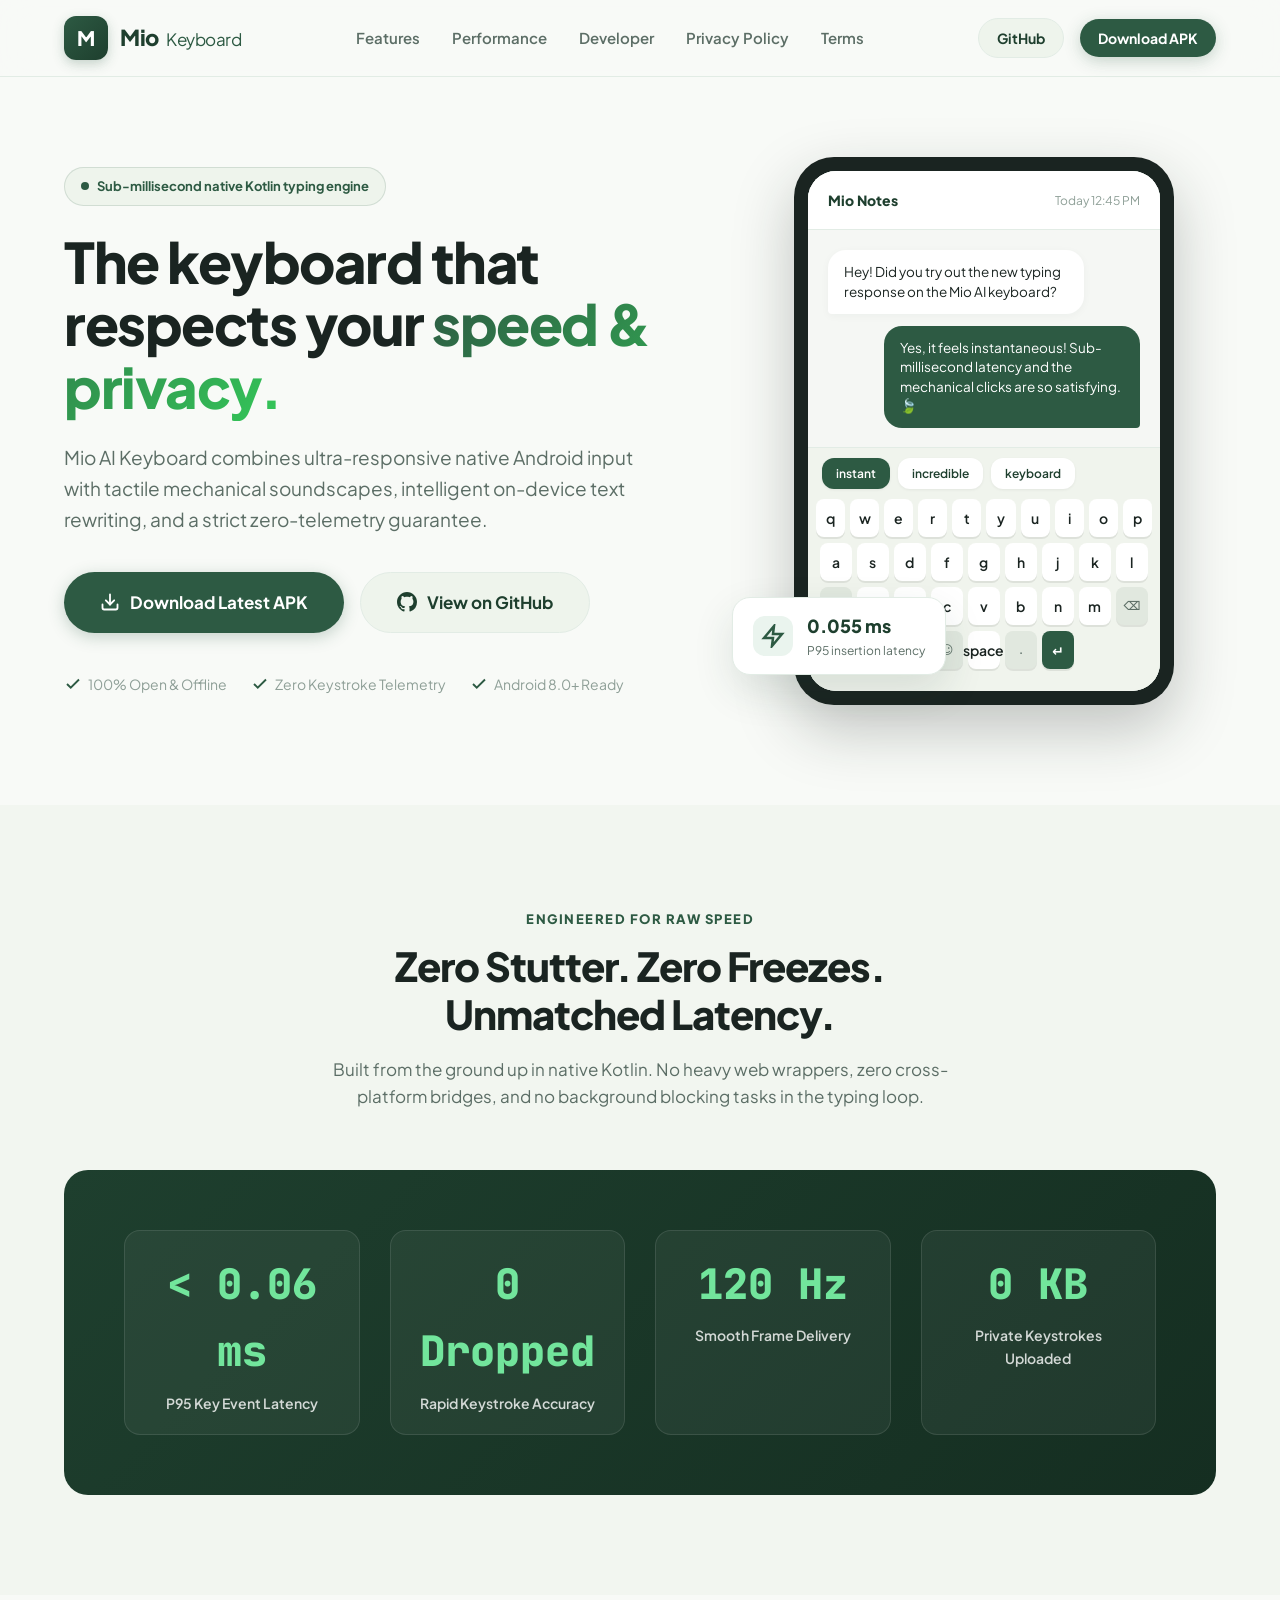
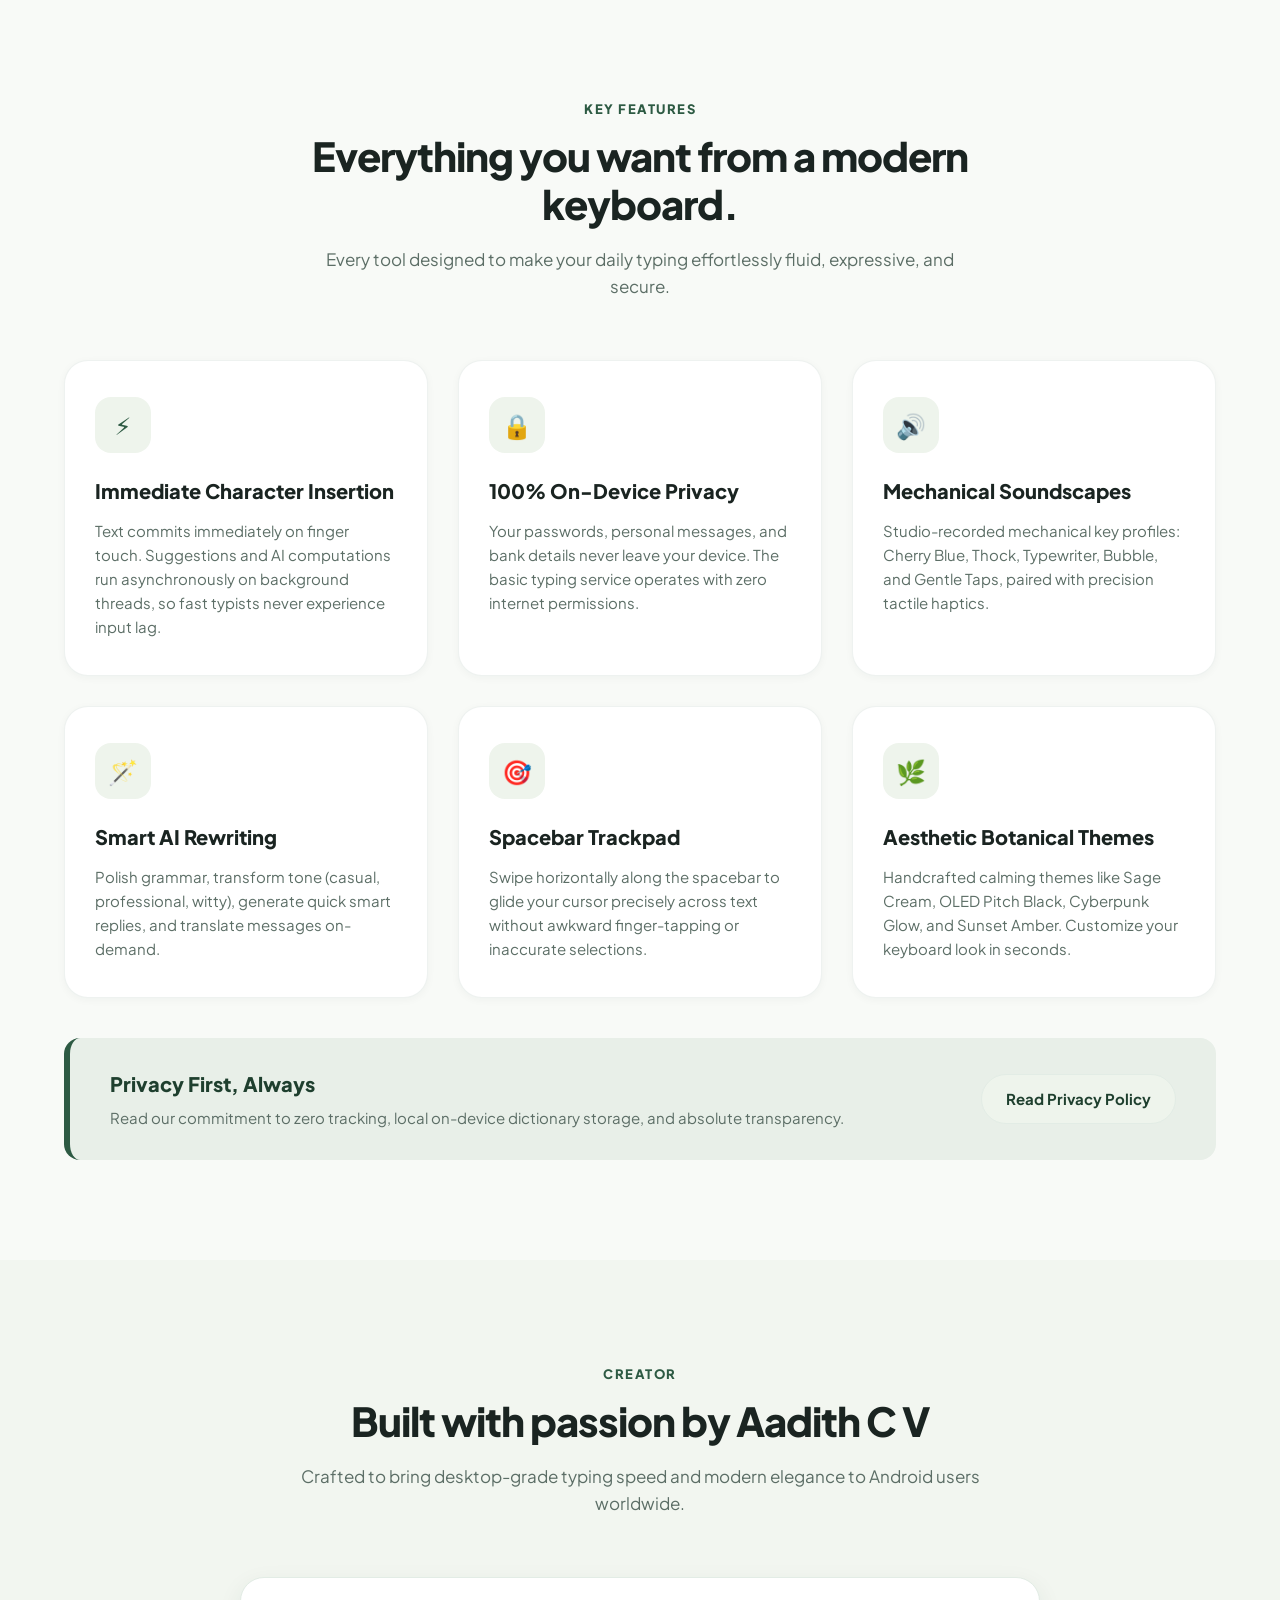
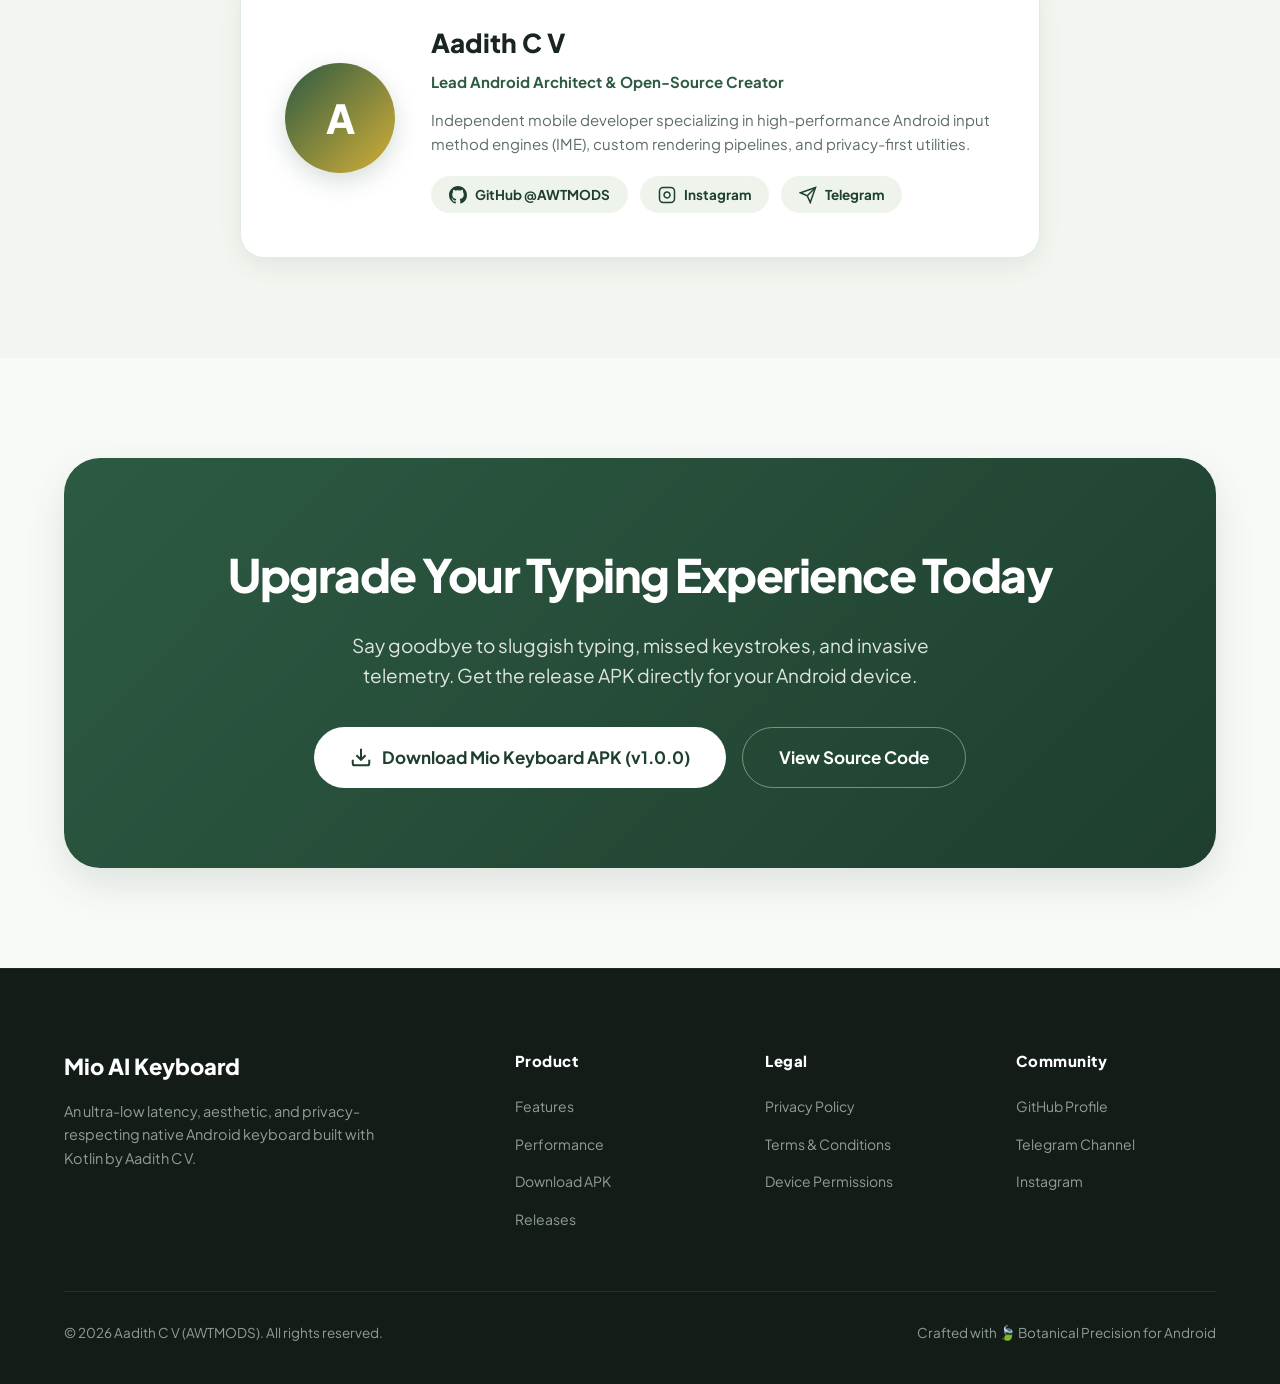
<file: index.html>
<!DOCTYPE html>
<html lang="en">
<head>
  <meta charset="UTF-8">
  <meta name="viewport" content="width=device-width, initial-scale=1.0">
  <title>Mio AI Keyboard — Fast, Private & Intelligent Android Keyboard</title>
  <meta name="description" content="Experience instant, sub-millisecond typing, on-device AI rewriting, mechanical keyboard acoustics, and absolute offline privacy with Mio AI Keyboard for Android.">
  <meta name="keywords" content="Mio AI Keyboard, Android Keyboard, Private IME, Fast Android Keyboard, Mechanical Keyboard Sound, On-device AI Keyboard, Aadith C V, AWTMODS">
  
  <!-- Open Graph / Meta -->
  <meta property="og:title" content="Mio AI Keyboard — The Private, Fast & Intelligent Keyboard">
  <meta property="og:description" content="Engineered with native Kotlin for sub-millisecond typing, mechanical acoustics, and zero-telemetry offline privacy.">
  <meta property="og:type" content="website">
  <meta property="og:url" content="https://mio-ai-keyboard-website.vercel.app/">
  
  <!-- Fonts -->
  <link rel="preconnect" href="https://fonts.googleapis.com">
  <link rel="preconnect" href="https://fonts.gstatic.com" crossorigin>
  <link href="https://fonts.googleapis.com/css2?family=JetBrains+Mono:wght@500;700&family=Plus+Jakarta+Sans:wght@400;500;600;700;800;900&display=swap" rel="stylesheet">
  
  <link rel="stylesheet" href="style.css">
  <link rel="icon" href="data:image/svg+xml,<svg xmlns='http://www.w3.org/2000/svg' viewBox='0 0 100 100'><rect width='100' height='100' rx='25' fill='%232D5A43'/><text x='50%' y='55%' dominant-baseline='middle' text-anchor='middle' font-family='sans-serif' font-size='50' font-weight='bold' fill='%23FFFFFF'>M</text></svg>">
</head>
<body>

  <!-- Navigation Bar -->
  <header class="navbar">
    <div class="container nav-container">
      <a href="index.html" class="brand-logo">
        <div class="brand-icon">M</div>
        <div class="brand-text">Mio <span>Keyboard</span></div>
      </a>
      
      <ul class="nav-links">
        <li><a href="#features" class="nav-link">Features</a></li>
        <li><a href="#performance" class="nav-link">Performance</a></li>
        <li><a href="#developer" class="nav-link">Developer</a></li>
        <li><a href="privacy.html" class="nav-link">Privacy Policy</a></li>
        <li><a href="terms.html" class="nav-link">Terms</a></li>
      </ul>

      <div class="nav-actions">
        <a href="https://github.com/AWTMODS/Mio-AI-Keyboard-Website/releases" target="_blank" rel="noopener" class="btn btn-secondary btn-sm">GitHub</a>
        <a href="#download" class="btn btn-primary btn-sm">Download APK</a>
      </div>
    </div>
  </header>

  <!-- Hero Section -->
  <section class="hero">
    <div class="container">
      <div class="hero-grid">
        <div class="hero-content">
          <div class="hero-badge">
            <span class="hero-badge-dot"></span>
            Sub-millisecond native Kotlin typing engine
          </div>
          
          <h1 class="hero-title">
            The keyboard that respects your <span class="highlight">speed & privacy.</span>
          </h1>
          
          <p class="hero-description">
            Mio AI Keyboard combines ultra-responsive native Android input with tactile mechanical soundscapes, intelligent on-device text rewriting, and a strict zero-telemetry guarantee.
          </p>
          
          <div class="hero-buttons">
            <a href="#download" class="btn btn-primary btn-lg">
              <svg width="20" height="20" viewBox="0 0 24 24" fill="none" stroke="currentColor" stroke-width="2.2" stroke-linecap="round" stroke-linejoin="round"><path d="M21 15v4a2 2 0 0 1-2 2H5a2 2 0 0 1-2-2v-4"/><polyline points="7 10 12 15 17 10"/><line x1="12" y1="15" x2="12" y2="3"/></svg>
              Download Latest APK
            </a>
            <a href="https://github.com/AWTMODS/Mio-AI-Keyboard-Website" target="_blank" rel="noopener" class="btn btn-secondary btn-lg">
              <svg width="20" height="20" viewBox="0 0 24 24" fill="currentColor"><path d="M12 0C5.37 0 0 5.37 0 12c0 5.31 3.435 9.795 8.205 11.385.6.105.825-.255.825-.57 0-.285-.015-1.23-.015-2.235-3.015.555-3.795-.735-4.035-1.41-.135-.345-.72-1.41-1.23-1.695-.42-.225-1.02-.78-.015-.795.945-.015 1.62.87 1.845 1.23 1.08 1.815 2.805 1.305 3.495.99.105-.78.42-1.305.765-1.605-2.67-.3-5.46-1.335-5.46-5.925 0-1.305.465-2.385 1.23-3.225-.12-.3-.54-1.53.12-3.18 0 0 1.005-.315 3.3 1.23.96-.27 1.98-.405 3-.405s2.04.135 3 .405c2.295-1.56 3.3-1.23 3.3-1.23.66 1.65.24 2.88.12 3.18.765.84 1.23 1.905 1.23 3.225 0 4.605-2.805 5.625-5.475 5.925.435.375.81 1.095.81 2.22 0 1.605-.015 2.895-.015 3.3 0 .315.225.69.825.57A12.02 12.02 0 0024 12c0-6.63-5.37-12-12-12z"/></svg>
              View on GitHub
            </a>
          </div>

          <div class="hero-meta">
            <div class="hero-meta-item">
              <svg width="18" height="18" viewBox="0 0 24 24" fill="none" stroke="#2D5A43" stroke-width="2.5"><polyline points="20 6 9 17 4 12"/></svg>
              <span>100% Open & Offline</span>
            </div>
            <div class="hero-meta-item">
              <svg width="18" height="18" viewBox="0 0 24 24" fill="none" stroke="#2D5A43" stroke-width="2.5"><polyline points="20 6 9 17 4 12"/></svg>
              <span>Zero Keystroke Telemetry</span>
            </div>
            <div class="hero-meta-item">
              <svg width="18" height="18" viewBox="0 0 24 24" fill="none" stroke="#2D5A43" stroke-width="2.5"><polyline points="20 6 9 17 4 12"/></svg>
              <span>Android 8.0+ Ready</span>
            </div>
          </div>
        </div>

        <!-- Phone Mockup Preview -->
        <div class="mockup-container">
          <div class="phone-card">
            <div class="phone-screen">
              <div class="mockup-app-bar">
                <span style="font-weight: 800; font-size: 14px; color: #1E3F2E;">Mio Notes</span>
                <span style="font-size: 12px; color: #8E9F97;">Today 12:45 PM</span>
              </div>
              <div class="mockup-chat">
                <div class="chat-bubble incoming">
                  Hey! Did you try out the new typing response on the Mio AI keyboard?
                </div>
                <div class="chat-bubble outgoing">
                  Yes, it feels instantaneous! Sub-millisecond latency and the mechanical clicks are so satisfying. 🍃
                </div>
              </div>

              <!-- Virtual Keyboard representation -->
              <div class="mockup-keyboard">
                <div class="mockup-suggestions">
                  <div class="mockup-chip active">instant</div>
                  <div class="mockup-chip">incredible</div>
                  <div class="mockup-chip">keyboard</div>
                </div>
                <div class="mockup-key-row">
                  <div class="mockup-key">q</div>
                  <div class="mockup-key">w</div>
                  <div class="mockup-key">e</div>
                  <div class="mockup-key">r</div>
                  <div class="mockup-key">t</div>
                  <div class="mockup-key">y</div>
                  <div class="mockup-key">u</div>
                  <div class="mockup-key">i</div>
                  <div class="mockup-key">o</div>
                  <div class="mockup-key">p</div>
                </div>
                <div class="mockup-key-row">
                  <div class="mockup-key">a</div>
                  <div class="mockup-key">s</div>
                  <div class="mockup-key">d</div>
                  <div class="mockup-key">f</div>
                  <div class="mockup-key">g</div>
                  <div class="mockup-key">h</div>
                  <div class="mockup-key">j</div>
                  <div class="mockup-key">k</div>
                  <div class="mockup-key">l</div>
                </div>
                <div class="mockup-key-row">
                  <div class="mockup-key special">⇧</div>
                  <div class="mockup-key">z</div>
                  <div class="mockup-key">x</div>
                  <div class="mockup-key">c</div>
                  <div class="mockup-key">v</div>
                  <div class="mockup-key">b</div>
                  <div class="mockup-key">n</div>
                  <div class="mockup-key">m</div>
                  <div class="mockup-key special">⌫</div>
                </div>
                <div class="mockup-key-row">
                  <div class="mockup-key special">?123</div>
                  <div class="mockup-key special">☺</div>
                  <div class="mockup-key space">space</div>
                  <div class="mockup-key special">.</div>
                  <div class="mockup-key enter">↵</div>
                </div>
              </div>
            </div>
          </div>

          <!-- Floating Performance Metric -->
          <div class="floating-stat">
            <div class="stat-icon">
              <svg width="24" height="24" viewBox="0 0 24 24" fill="none" stroke="currentColor" stroke-width="2.5"><polygon points="13 2 3 14 12 14 11 22 21 10 12 10 13 2"/></svg>
            </div>
            <div>
              <div class="stat-value">0.055 ms</div>
              <div class="stat-label">P95 insertion latency</div>
            </div>
          </div>
        </div>
      </div>
    </div>
  </section>

  <!-- Performance Highlights -->
  <section class="section section-alt" id="performance">
    <div class="container">
      <div class="section-header">
        <span class="section-tag">Engineered For Raw Speed</span>
        <h2 class="section-title">Zero Stutter. Zero Freezes. Unmatched Latency.</h2>
        <p class="section-desc">
          Built from the ground up in native Kotlin. No heavy web wrappers, zero cross-platform bridges, and no background blocking tasks in the typing loop.
        </p>
      </div>

      <div class="perf-box">
        <div class="perf-grid">
          <div class="perf-metric">
            <div class="perf-number">&lt; 0.06 ms</div>
            <div class="perf-label">P95 Key Event Latency</div>
          </div>
          <div class="perf-metric">
            <div class="perf-number">0 Dropped</div>
            <div class="perf-label">Rapid Keystroke Accuracy</div>
          </div>
          <div class="perf-metric">
            <div class="perf-number">120 Hz</div>
            <div class="perf-label">Smooth Frame Delivery</div>
          </div>
          <div class="perf-metric">
            <div class="perf-number">0 KB</div>
            <div class="perf-label">Private Keystrokes Uploaded</div>
          </div>
        </div>
      </div>
    </div>
  </section>

  <!-- Core Features -->
  <section class="section" id="features">
    <div class="container">
      <div class="section-header">
        <span class="section-tag">Key Features</span>
        <h2 class="section-title">Everything you want from a modern keyboard.</h2>
        <p class="section-desc">
          Every tool designed to make your daily typing effortlessly fluid, expressive, and secure.
        </p>
      </div>

      <div class="features-grid">
        <!-- Feature 1 -->
        <div class="feature-card">
          <div class="feature-icon-box">⚡</div>
          <h3 class="feature-title">Immediate Character Insertion</h3>
          <p class="feature-text">
            Text commits immediately on finger touch. Suggestions and AI computations run asynchronously on background threads, so fast typists never experience input lag.
          </p>
        </div>

        <!-- Feature 2 -->
        <div class="feature-card">
          <div class="feature-icon-box">🔒</div>
          <h3 class="feature-title">100% On-Device Privacy</h3>
          <p class="feature-text">
            Your passwords, personal messages, and bank details never leave your device. The basic typing service operates with zero internet permissions.
          </p>
        </div>

        <!-- Feature 3 -->
        <div class="feature-card">
          <div class="feature-icon-box">🔊</div>
          <h3 class="feature-title">Mechanical Soundscapes</h3>
          <p class="feature-text">
            Studio-recorded mechanical key profiles: Cherry Blue, Thock, Typewriter, Bubble, and Gentle Taps, paired with precision tactile haptics.
          </p>
        </div>

        <!-- Feature 4 -->
        <div class="feature-card">
          <div class="feature-icon-box">🪄</div>
          <h3 class="feature-title">Smart AI Rewriting</h3>
          <p class="feature-text">
            Polish grammar, transform tone (casual, professional, witty), generate quick smart replies, and translate messages on-demand.
          </p>
        </div>

        <!-- Feature 5 -->
        <div class="feature-card">
          <div class="feature-icon-box">🎯</div>
          <h3 class="feature-title">Spacebar Trackpad</h3>
          <p class="feature-text">
            Swipe horizontally along the spacebar to glide your cursor precisely across text without awkward finger-tapping or inaccurate selections.
          </p>
        </div>

        <!-- Feature 6 -->
        <div class="feature-card">
          <div class="feature-icon-box">🌿</div>
          <h3 class="feature-title">Aesthetic Botanical Themes</h3>
          <p class="feature-text">
            Handcrafted calming themes like Sage Cream, OLED Pitch Black, Cyberpunk Glow, and Sunset Amber. Customize your keyboard look in seconds.
          </p>
        </div>
      </div>

      <!-- Privacy Guarantee Banner -->
      <div class="privacy-banner">
        <div class="privacy-banner-content">
          <h4>Privacy First, Always</h4>
          <p>Read our commitment to zero tracking, local on-device dictionary storage, and absolute transparency.</p>
        </div>
        <a href="privacy.html" class="btn btn-secondary">Read Privacy Policy</a>
      </div>
    </div>
  </section>

  <!-- Developer Profile -->
  <section class="section section-alt" id="developer">
    <div class="container">
      <div class="section-header">
        <span class="section-tag">Creator</span>
        <h2 class="section-title">Built with passion by Aadith C V</h2>
        <p class="section-desc">
          Crafted to bring desktop-grade typing speed and modern elegance to Android users worldwide.
        </p>
      </div>

      <div class="dev-card">
        <div class="dev-avatar">A</div>
        <div class="dev-info">
          <h3>Aadith C V</h3>
          <div class="dev-role">Lead Android Architect & Open-Source Creator</div>
          <p class="dev-bio">
            Independent mobile developer specializing in high-performance Android input method engines (IME), custom rendering pipelines, and privacy-first utilities.
          </p>
          <div class="dev-socials">
            <a href="https://github.com/AWTMODS" target="_blank" rel="noopener" class="social-btn">
              <svg width="18" height="18" viewBox="0 0 24 24" fill="currentColor"><path d="M12 0C5.37 0 0 5.37 0 12c0 5.31 3.435 9.795 8.205 11.385.6.105.825-.255.825-.57 0-.285-.015-1.23-.015-2.235-3.015.555-3.795-.735-4.035-1.41-.135-.345-.72-1.41-1.23-1.695-.42-.225-1.02-.78-.015-.795.945-.015 1.62.87 1.845 1.23 1.08 1.815 2.805 1.305 3.495.99.105-.78.42-1.305.765-1.605-2.67-.3-5.46-1.335-5.46-5.925 0-1.305.465-2.385 1.23-3.225-.12-.3-.54-1.53.12-3.18 0 0 1.005-.315 3.3 1.23.96-.27 1.98-.405 3-.405s2.04.135 3 .405c2.295-1.56 3.3-1.23 3.3-1.23.66 1.65.24 2.88.12 3.18.765.84 1.23 1.905 1.23 3.225 0 4.605-2.805 5.625-5.475 5.925.435.375.81 1.095.81 2.22 0 1.605-.015 2.895-.015 3.3 0 .315.225.69.825.57A12.02 12.02 0 0024 12c0-6.63-5.37-12-12-12z"/></svg>
              GitHub @AWTMODS
            </a>
            <a href="https://instagram.com/awtmods" target="_blank" rel="noopener" class="social-btn">
              <svg width="18" height="18" viewBox="0 0 24 24" fill="none" stroke="currentColor" stroke-width="2"><rect x="2" y="2" width="20" height="20" rx="5" ry="5"/><path d="M16 11.37A4 4 0 1 1 12.63 8 4 4 0 0 1 16 11.37z"/><line x1="17.5" y1="6.5" x2="17.51" y2="6.5"/></svg>
              Instagram
            </a>
            <a href="https://t.me/awtmods" target="_blank" rel="noopener" class="social-btn">
              <svg width="18" height="18" viewBox="0 0 24 24" fill="none" stroke="currentColor" stroke-width="2"><line x1="22" y1="2" x2="11" y2="13"/><polygon points="22 2 15 22 11 13 2 9 22 2"/></svg>
              Telegram
            </a>
          </div>
        </div>
      </div>
    </div>
  </section>

  <!-- CTA Download Section -->
  <section class="section" id="download">
    <div class="container">
      <div class="cta-box">
        <h2 class="cta-title">Upgrade Your Typing Experience Today</h2>
        <p class="cta-subtitle">
          Say goodbye to sluggish typing, missed keystrokes, and invasive telemetry. Get the release APK directly for your Android device.
        </p>
        <div class="cta-actions">
          <a href="https://github.com/AWTMODS/Mio-AI-Keyboard-Website/releases/latest" target="_blank" rel="noopener" class="btn btn-white btn-lg">
            <svg width="22" height="22" viewBox="0 0 24 24" fill="none" stroke="currentColor" stroke-width="2.2"><path d="M21 15v4a2 2 0 0 1-2 2H5a2 2 0 0 1-2-2v-4"/><polyline points="7 10 12 15 17 10"/><line x1="12" y1="15" x2="12" y2="3"/></svg>
            Download Mio Keyboard APK (v1.0.0)
          </a>
          <a href="https://github.com/AWTMODS/Mio-AI-Keyboard-Website" target="_blank" rel="noopener" class="btn btn-outline-white btn-lg">
            View Source Code
          </a>
        </div>
      </div>
    </div>
  </section>

  <!-- Footer -->
  <footer class="footer">
    <div class="container">
      <div class="footer-grid">
        <div class="footer-brand">
          <h4>Mio AI Keyboard</h4>
          <p>
            An ultra-low latency, aesthetic, and privacy-respecting native Android keyboard built with Kotlin by Aadith C V.
          </p>
        </div>
        <div class="footer-col">
          <h5>Product</h5>
          <ul class="footer-links">
            <li><a href="#features" class="footer-link">Features</a></li>
            <li><a href="#performance" class="footer-link">Performance</a></li>
            <li><a href="#download" class="footer-link">Download APK</a></li>
            <li><a href="https://github.com/AWTMODS/Mio-AI-Keyboard-Website/releases" class="footer-link">Releases</a></li>
          </ul>
        </div>
        <div class="footer-col">
          <h5>Legal</h5>
          <ul class="footer-links">
            <li><a href="privacy.html" class="footer-link">Privacy Policy</a></li>
            <li><a href="terms.html" class="footer-link">Terms & Conditions</a></li>
            <li><a href="privacy.html#permissions" class="footer-link">Device Permissions</a></li>
          </ul>
        </div>
        <div class="footer-col">
          <h5>Community</h5>
          <ul class="footer-links">
            <li><a href="https://github.com/AWTMODS" target="_blank" rel="noopener" class="footer-link">GitHub Profile</a></li>
            <li><a href="https://t.me/awtmods" target="_blank" rel="noopener" class="footer-link">Telegram Channel</a></li>
            <li><a href="https://instagram.com/awtmods" target="_blank" rel="noopener" class="footer-link">Instagram</a></li>
          </ul>
        </div>
      </div>

      <div class="footer-bottom">
        <div>© 2026 Aadith C V (AWTMODS). All rights reserved.</div>
        <div>Crafted with 🍃 Botanical Precision for Android</div>
      </div>
    </div>
  </footer>

  <script src="script.js"></script>
</body>
</html>
</file>
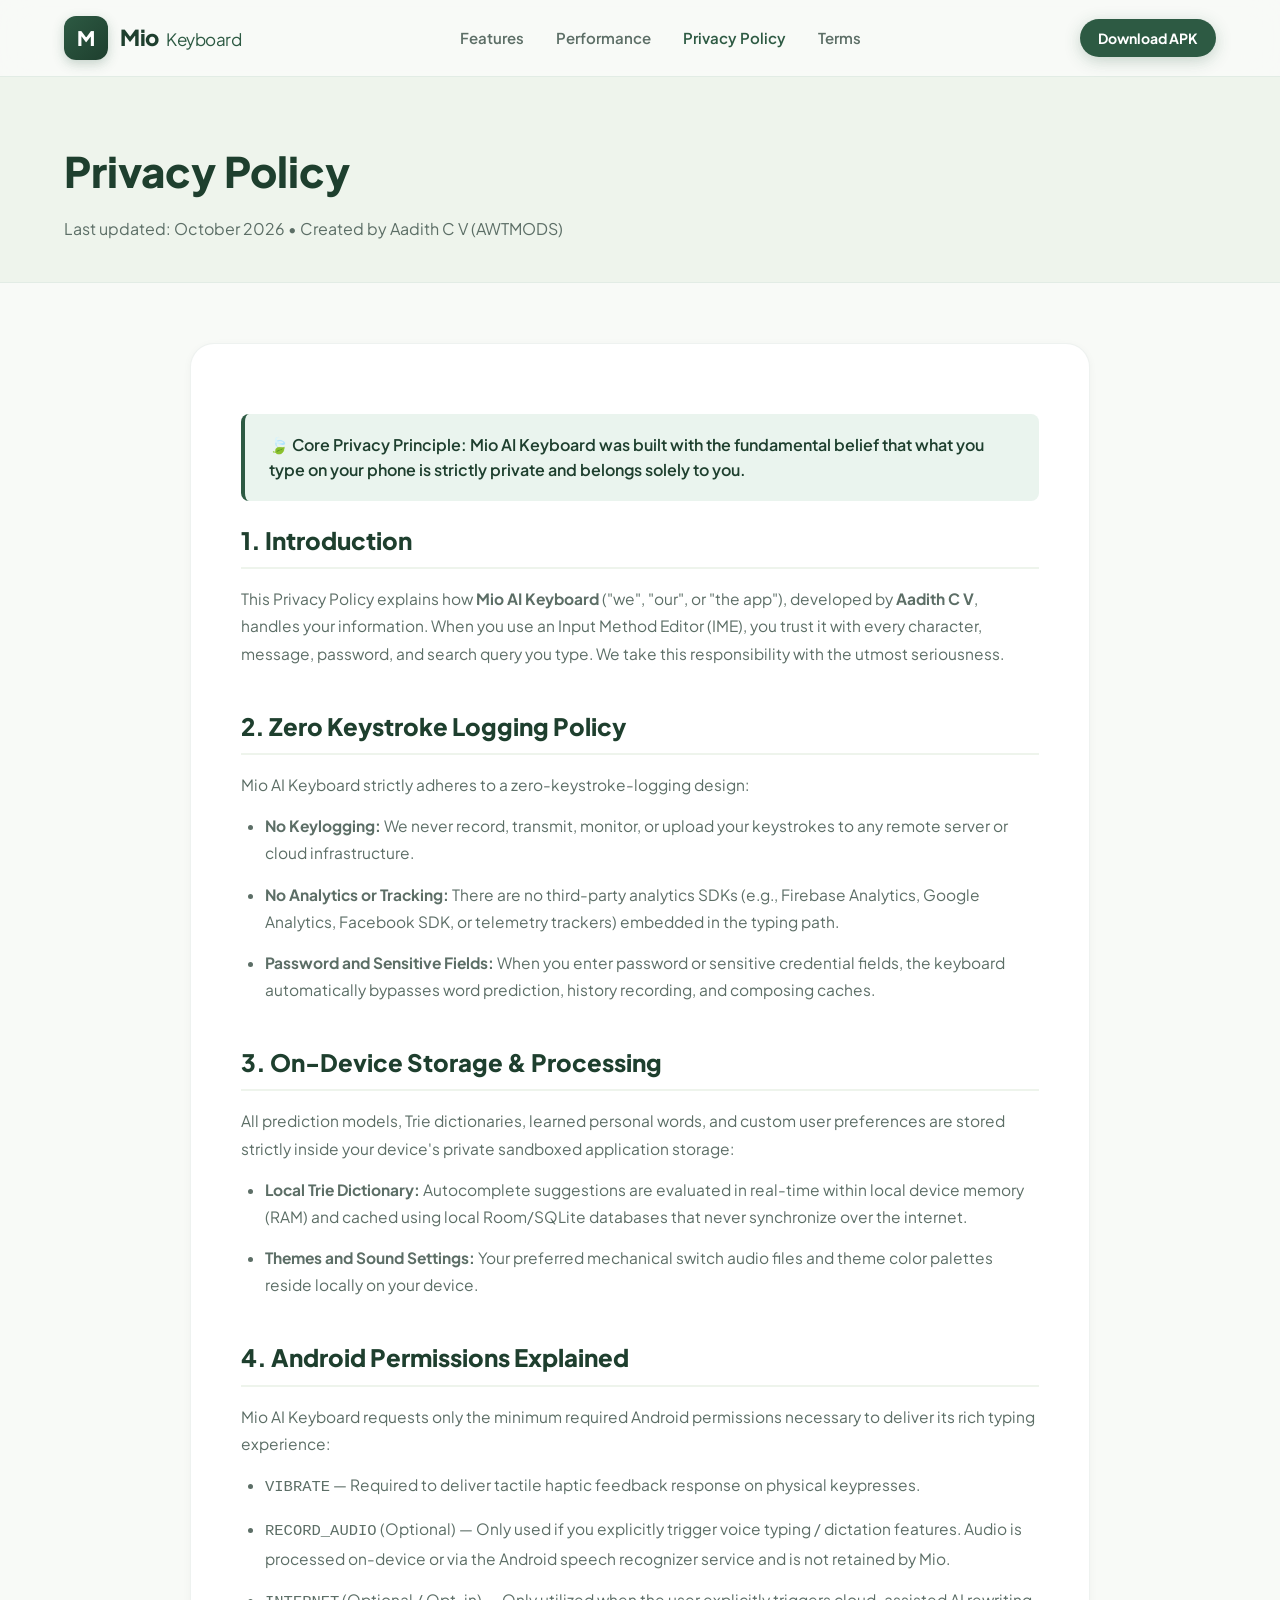
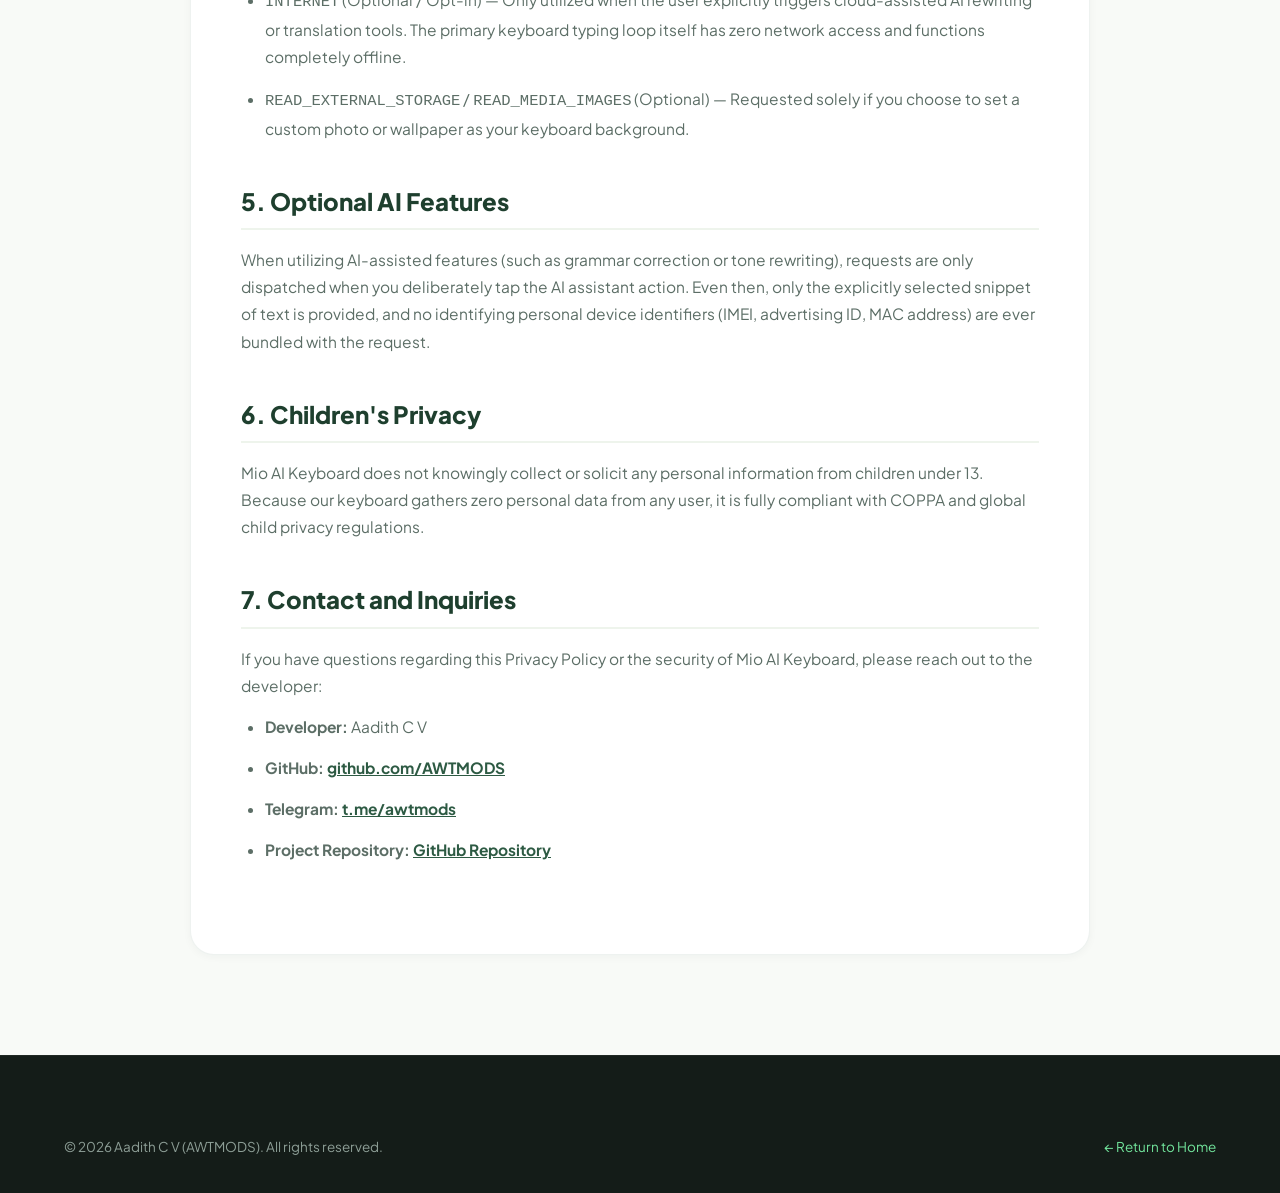
<file: privacy.html>
<!DOCTYPE html>
<html lang="en">
<head>
  <meta charset="UTF-8">
  <meta name="viewport" content="width=device-width, initial-scale=1.0">
  <title>Privacy Policy — Mio AI Keyboard</title>
  <meta name="description" content="Privacy Policy for Mio AI Keyboard. We believe in 100% on-device processing and zero keystroke logging.">
  <link rel="preconnect" href="https://fonts.googleapis.com">
  <link rel="preconnect" href="https://fonts.gstatic.com" crossorigin>
  <link href="https://fonts.googleapis.com/css2?family=JetBrains+Mono:wght@500;700&family=Plus+Jakarta+Sans:wght@400;500;600;700;800;900&display=swap" rel="stylesheet">
  <link rel="stylesheet" href="style.css">
  <link rel="icon" href="data:image/svg+xml,<svg xmlns='http://www.w3.org/2000/svg' viewBox='0 0 100 100'><rect width='100' height='100' rx='25' fill='%232D5A43'/><text x='50%' y='55%' dominant-baseline='middle' text-anchor='middle' font-family='sans-serif' font-size='50' font-weight='bold' fill='%23FFFFFF'>M</text></svg>">
</head>
<body>

  <!-- Navbar -->
  <header class="navbar">
    <div class="container nav-container">
      <a href="index.html" class="brand-logo">
        <div class="brand-icon">M</div>
        <div class="brand-text">Mio <span>Keyboard</span></div>
      </a>
      <ul class="nav-links">
        <li><a href="index.html#features" class="nav-link">Features</a></li>
        <li><a href="index.html#performance" class="nav-link">Performance</a></li>
        <li><a href="privacy.html" class="nav-link active">Privacy Policy</a></li>
        <li><a href="terms.html" class="nav-link">Terms</a></li>
      </ul>
      <div class="nav-actions">
        <a href="index.html#download" class="btn btn-primary btn-sm">Download APK</a>
      </div>
    </div>
  </header>

  <!-- Legal Header -->
  <div class="legal-header">
    <div class="container">
      <h1>Privacy Policy</h1>
      <p>Last updated: October 2026 • Created by Aadith C V (AWTMODS)</p>
    </div>
  </div>

  <!-- Legal Body -->
  <main class="legal-content">
    <div class="container">
      <div class="legal-card">
        
        <div class="legal-callout">
          🍃 Core Privacy Principle: Mio AI Keyboard was built with the fundamental belief that what you type on your phone is strictly private and belongs solely to you.
        </div>

        <section class="legal-section">
          <h2>1. Introduction</h2>
          <p>
            This Privacy Policy explains how <strong>Mio AI Keyboard</strong> ("we", "our", or "the app"), developed by <strong>Aadith C V</strong>, handles your information. When you use an Input Method Editor (IME), you trust it with every character, message, password, and search query you type. We take this responsibility with the utmost seriousness.
          </p>
        </section>

        <section class="legal-section">
          <h2>2. Zero Keystroke Logging Policy</h2>
          <p>
            Mio AI Keyboard strictly adheres to a zero-keystroke-logging design:
          </p>
          <ul>
            <li><strong>No Keylogging:</strong> We never record, transmit, monitor, or upload your keystrokes to any remote server or cloud infrastructure.</li>
            <li><strong>No Analytics or Tracking:</strong> There are no third-party analytics SDKs (e.g., Firebase Analytics, Google Analytics, Facebook SDK, or telemetry trackers) embedded in the typing path.</li>
            <li><strong>Password and Sensitive Fields:</strong> When you enter password or sensitive credential fields, the keyboard automatically bypasses word prediction, history recording, and composing caches.</li>
          </ul>
        </section>

        <section class="legal-section">
          <h2>3. On-Device Storage & Processing</h2>
          <p>
            All prediction models, Trie dictionaries, learned personal words, and custom user preferences are stored strictly inside your device's private sandboxed application storage:
          </p>
          <ul>
            <li><strong>Local Trie Dictionary:</strong> Autocomplete suggestions are evaluated in real-time within local device memory (RAM) and cached using local Room/SQLite databases that never synchronize over the internet.</li>
            <li><strong>Themes and Sound Settings:</strong> Your preferred mechanical switch audio files and theme color palettes reside locally on your device.</li>
          </ul>
        </section>

        <section class="legal-section" id="permissions">
          <h2>4. Android Permissions Explained</h2>
          <p>
            Mio AI Keyboard requests only the minimum required Android permissions necessary to deliver its rich typing experience:
          </p>
          <ul>
            <li><code>VIBRATE</code> — Required to deliver tactile haptic feedback response on physical keypresses.</li>
            <li><code>RECORD_AUDIO</code> (Optional) — Only used if you explicitly trigger voice typing / dictation features. Audio is processed on-device or via the Android speech recognizer service and is not retained by Mio.</li>
            <li><code>INTERNET</code> (Optional / Opt-in) — Only utilized when the user explicitly triggers cloud-assisted AI rewriting or translation tools. The primary keyboard typing loop itself has zero network access and functions completely offline.</li>
            <li><code>READ_EXTERNAL_STORAGE</code> / <code>READ_MEDIA_IMAGES</code> (Optional) — Requested solely if you choose to set a custom photo or wallpaper as your keyboard background.</li>
          </ul>
        </section>

        <section class="legal-section">
          <h2>5. Optional AI Features</h2>
          <p>
            When utilizing AI-assisted features (such as grammar correction or tone rewriting), requests are only dispatched when you deliberately tap the AI assistant action. Even then, only the explicitly selected snippet of text is provided, and no identifying personal device identifiers (IMEI, advertising ID, MAC address) are ever bundled with the request.
          </p>
        </section>

        <section class="legal-section">
          <h2>6. Children's Privacy</h2>
          <p>
            Mio AI Keyboard does not knowingly collect or solicit any personal information from children under 13. Because our keyboard gathers zero personal data from any user, it is fully compliant with COPPA and global child privacy regulations.
          </p>
        </section>

        <section class="legal-section">
          <h2>7. Contact and Inquiries</h2>
          <p>
            If you have questions regarding this Privacy Policy or the security of Mio AI Keyboard, please reach out to the developer:
          </p>
          <ul>
            <li><strong>Developer:</strong> Aadith C V</li>
            <li><strong>GitHub:</strong> <a href="https://github.com/AWTMODS" target="_blank" rel="noopener" style="color: var(--primary); font-weight: 700;">github.com/AWTMODS</a></li>
            <li><strong>Telegram:</strong> <a href="https://t.me/awtmods" target="_blank" rel="noopener" style="color: var(--primary); font-weight: 700;">t.me/awtmods</a></li>
            <li><strong>Project Repository:</strong> <a href="https://github.com/AWTMODS/Mio-AI-Keyboard-Website" target="_blank" rel="noopener" style="color: var(--primary); font-weight: 700;">GitHub Repository</a></li>
          </ul>
        </section>

      </div>
    </div>
  </main>

  <!-- Footer -->
  <footer class="footer">
    <div class="container">
      <div class="footer-bottom" style="border-top: none; padding-top: 0;">
        <div>© 2026 Aadith C V (AWTMODS). All rights reserved.</div>
        <div><a href="index.html" style="color: #72E59C; text-decoration: none;">← Return to Home</a></div>
      </div>
    </div>
  </footer>

</body>
</html>
</file>
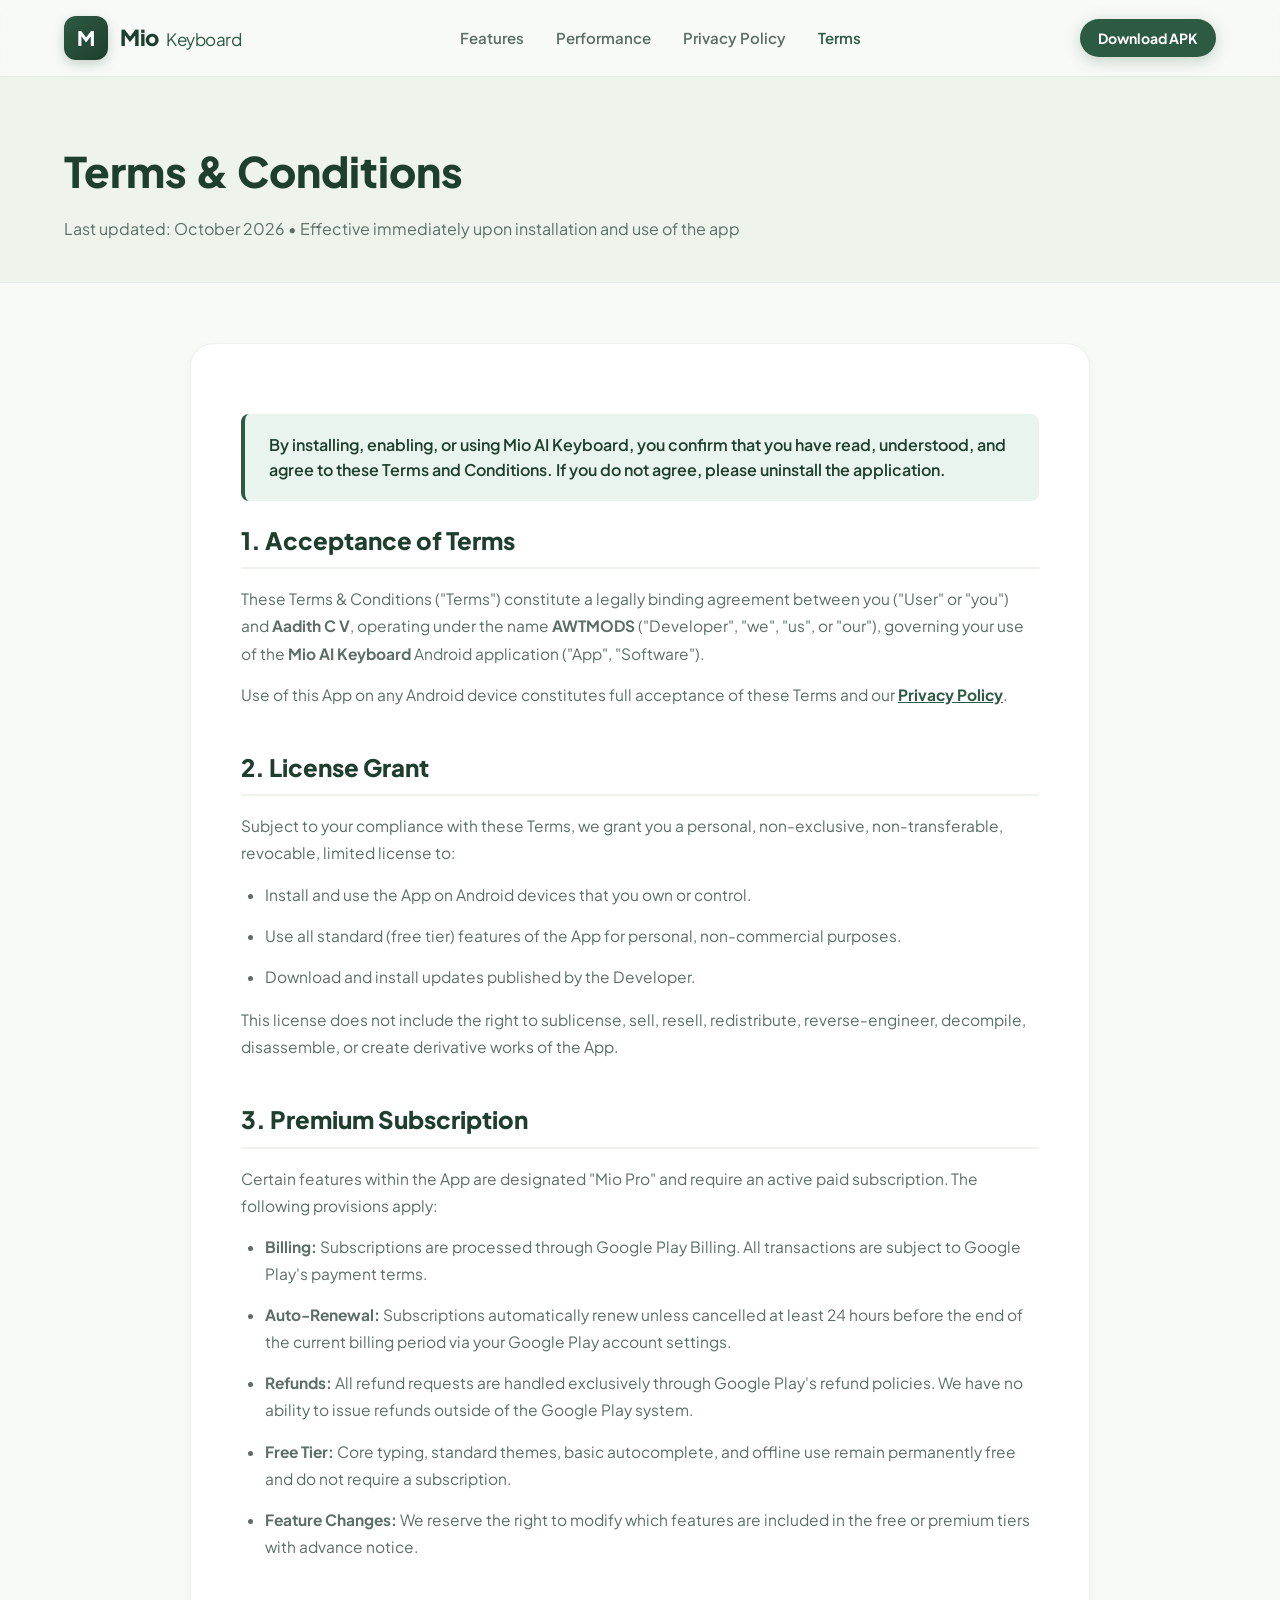
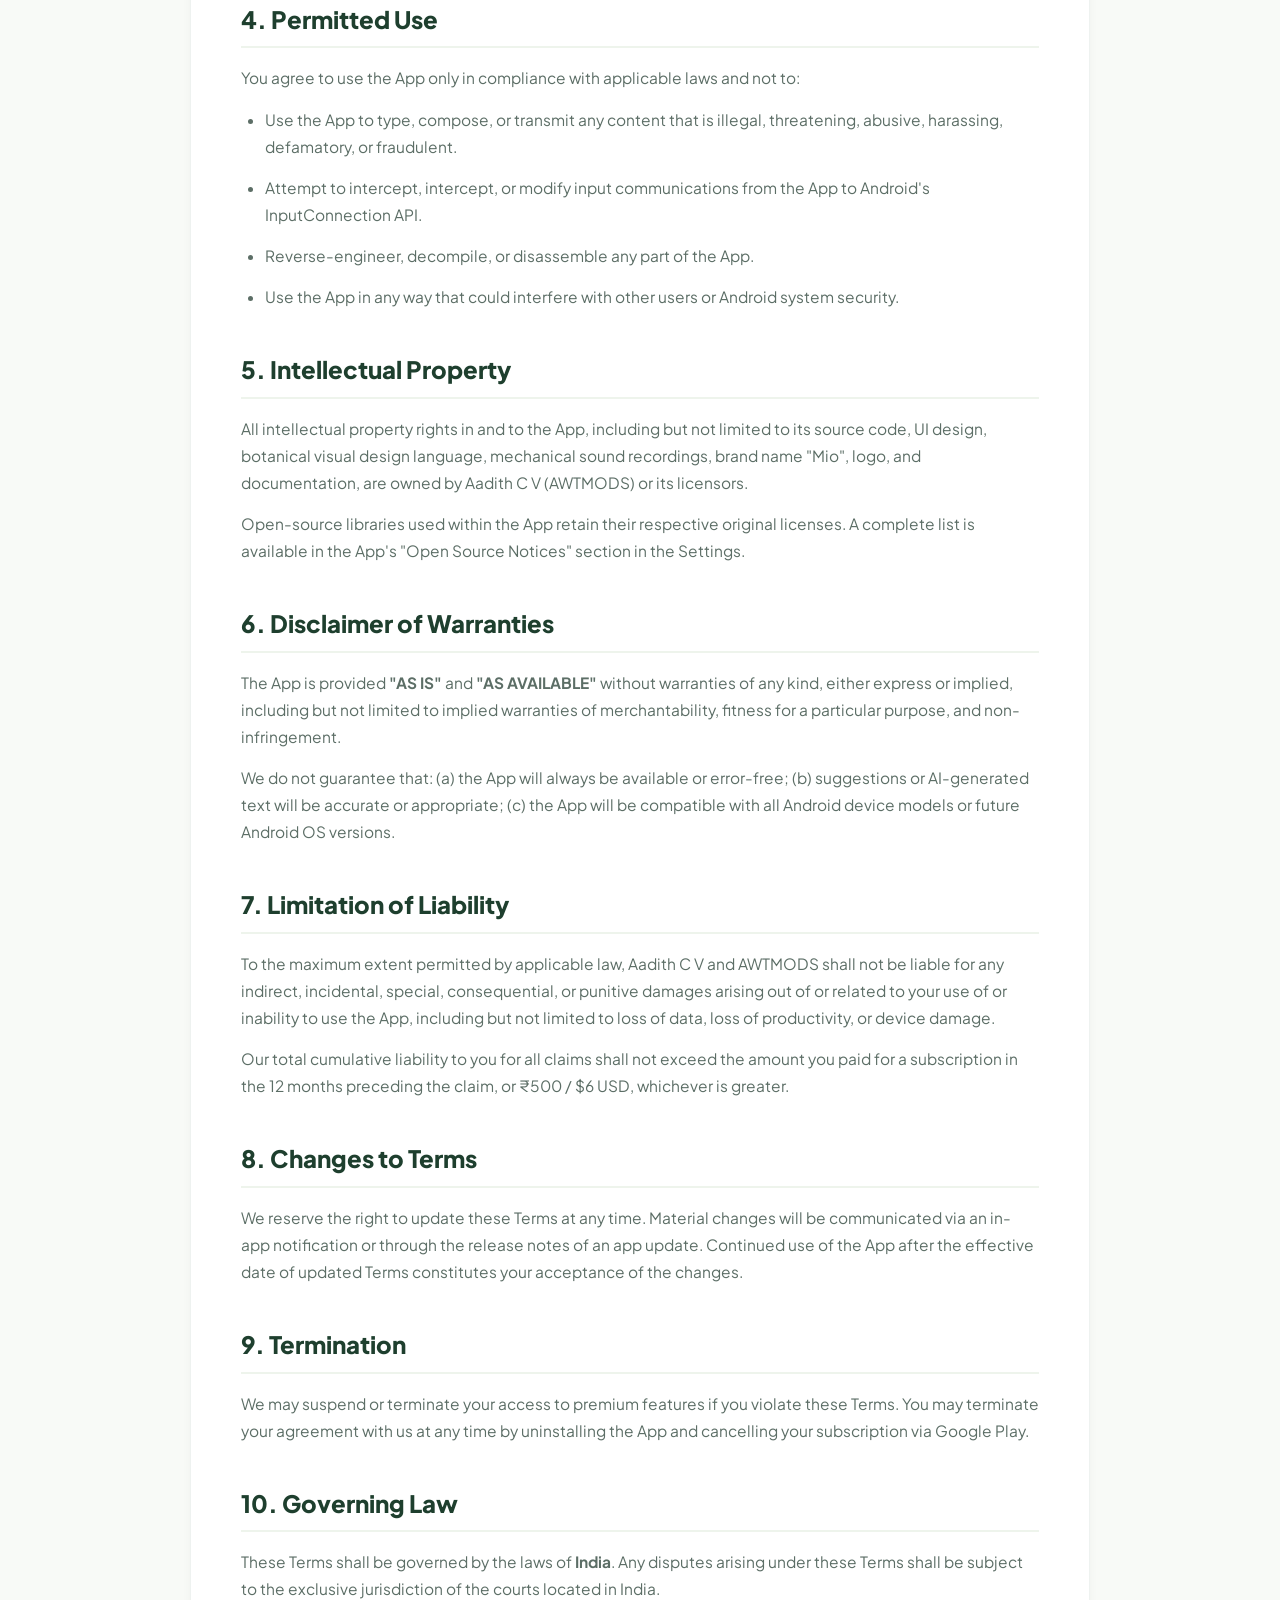
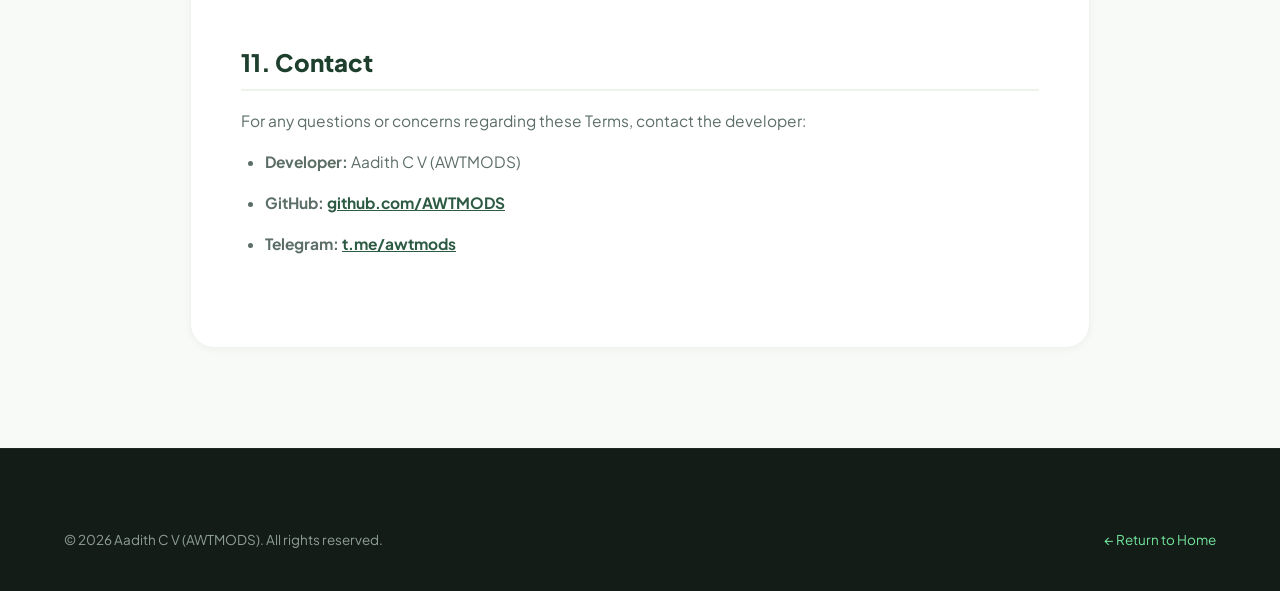
<file: terms.html>
<!DOCTYPE html>
<html lang="en">
<head>
  <meta charset="UTF-8">
  <meta name="viewport" content="width=device-width, initial-scale=1.0">
  <title>Terms & Conditions — Mio AI Keyboard</title>
  <meta name="description" content="Terms and Conditions for Mio AI Keyboard by Aadith C V (AWTMODS).">
  <link rel="preconnect" href="https://fonts.googleapis.com">
  <link rel="preconnect" href="https://fonts.gstatic.com" crossorigin>
  <link href="https://fonts.googleapis.com/css2?family=JetBrains+Mono:wght@500;700&family=Plus+Jakarta+Sans:wght@400;500;600;700;800;900&display=swap" rel="stylesheet">
  <link rel="stylesheet" href="style.css">
  <link rel="icon" href="data:image/svg+xml,<svg xmlns='http://www.w3.org/2000/svg' viewBox='0 0 100 100'><rect width='100' height='100' rx='25' fill='%232D5A43'/><text x='50%' y='55%' dominant-baseline='middle' text-anchor='middle' font-family='sans-serif' font-size='50' font-weight='bold' fill='%23FFFFFF'>M</text></svg>">
</head>
<body>

  <!-- Navbar -->
  <header class="navbar">
    <div class="container nav-container">
      <a href="index.html" class="brand-logo">
        <div class="brand-icon">M</div>
        <div class="brand-text">Mio <span>Keyboard</span></div>
      </a>
      <ul class="nav-links">
        <li><a href="index.html#features" class="nav-link">Features</a></li>
        <li><a href="index.html#performance" class="nav-link">Performance</a></li>
        <li><a href="privacy.html" class="nav-link">Privacy Policy</a></li>
        <li><a href="terms.html" class="nav-link active">Terms</a></li>
      </ul>
      <div class="nav-actions">
        <a href="index.html#download" class="btn btn-primary btn-sm">Download APK</a>
      </div>
    </div>
  </header>

  <!-- Legal Header -->
  <div class="legal-header">
    <div class="container">
      <h1>Terms &amp; Conditions</h1>
      <p>Last updated: October 2026 • Effective immediately upon installation and use of the app</p>
    </div>
  </div>

  <!-- Legal Content -->
  <main class="legal-content">
    <div class="container">
      <div class="legal-card">

        <div class="legal-callout">
          By installing, enabling, or using Mio AI Keyboard, you confirm that you have read, understood, and agree to these Terms and Conditions. If you do not agree, please uninstall the application.
        </div>

        <section class="legal-section">
          <h2>1. Acceptance of Terms</h2>
          <p>
            These Terms &amp; Conditions ("Terms") constitute a legally binding agreement between you ("User" or "you") and <strong>Aadith C V</strong>, operating under the name <strong>AWTMODS</strong> ("Developer", "we", "us", or "our"), governing your use of the <strong>Mio AI Keyboard</strong> Android application ("App", "Software").
          </p>
          <p>
            Use of this App on any Android device constitutes full acceptance of these Terms and our <a href="privacy.html" style="color: var(--primary); font-weight:700;">Privacy Policy</a>.
          </p>
        </section>

        <section class="legal-section">
          <h2>2. License Grant</h2>
          <p>
            Subject to your compliance with these Terms, we grant you a personal, non-exclusive, non-transferable, revocable, limited license to:
          </p>
          <ul>
            <li>Install and use the App on Android devices that you own or control.</li>
            <li>Use all standard (free tier) features of the App for personal, non-commercial purposes.</li>
            <li>Download and install updates published by the Developer.</li>
          </ul>
          <p>
            This license does not include the right to sublicense, sell, resell, redistribute, reverse-engineer, decompile, disassemble, or create derivative works of the App.
          </p>
        </section>

        <section class="legal-section">
          <h2>3. Premium Subscription</h2>
          <p>
            Certain features within the App are designated "Mio Pro" and require an active paid subscription. The following provisions apply:
          </p>
          <ul>
            <li><strong>Billing:</strong> Subscriptions are processed through Google Play Billing. All transactions are subject to Google Play's payment terms.</li>
            <li><strong>Auto-Renewal:</strong> Subscriptions automatically renew unless cancelled at least 24 hours before the end of the current billing period via your Google Play account settings.</li>
            <li><strong>Refunds:</strong> All refund requests are handled exclusively through Google Play's refund policies. We have no ability to issue refunds outside of the Google Play system.</li>
            <li><strong>Free Tier:</strong> Core typing, standard themes, basic autocomplete, and offline use remain permanently free and do not require a subscription.</li>
            <li><strong>Feature Changes:</strong> We reserve the right to modify which features are included in the free or premium tiers with advance notice.</li>
          </ul>
        </section>

        <section class="legal-section">
          <h2>4. Permitted Use</h2>
          <p>You agree to use the App only in compliance with applicable laws and not to:</p>
          <ul>
            <li>Use the App to type, compose, or transmit any content that is illegal, threatening, abusive, harassing, defamatory, or fraudulent.</li>
            <li>Attempt to intercept, intercept, or modify input communications from the App to Android's InputConnection API.</li>
            <li>Reverse-engineer, decompile, or disassemble any part of the App.</li>
            <li>Use the App in any way that could interfere with other users or Android system security.</li>
          </ul>
        </section>

        <section class="legal-section">
          <h2>5. Intellectual Property</h2>
          <p>
            All intellectual property rights in and to the App, including but not limited to its source code, UI design, botanical visual design language, mechanical sound recordings, brand name "Mio", logo, and documentation, are owned by Aadith C V (AWTMODS) or its licensors.
          </p>
          <p>
            Open-source libraries used within the App retain their respective original licenses. A complete list is available in the App's "Open Source Notices" section in the Settings.
          </p>
        </section>

        <section class="legal-section">
          <h2>6. Disclaimer of Warranties</h2>
          <p>
            The App is provided <strong>"AS IS"</strong> and <strong>"AS AVAILABLE"</strong> without warranties of any kind, either express or implied, including but not limited to implied warranties of merchantability, fitness for a particular purpose, and non-infringement.
          </p>
          <p>
            We do not guarantee that: (a) the App will always be available or error-free; (b) suggestions or AI-generated text will be accurate or appropriate; (c) the App will be compatible with all Android device models or future Android OS versions.
          </p>
        </section>

        <section class="legal-section">
          <h2>7. Limitation of Liability</h2>
          <p>
            To the maximum extent permitted by applicable law, Aadith C V and AWTMODS shall not be liable for any indirect, incidental, special, consequential, or punitive damages arising out of or related to your use of or inability to use the App, including but not limited to loss of data, loss of productivity, or device damage.
          </p>
          <p>
            Our total cumulative liability to you for all claims shall not exceed the amount you paid for a subscription in the 12 months preceding the claim, or ₹500 / $6 USD, whichever is greater.
          </p>
        </section>

        <section class="legal-section">
          <h2>8. Changes to Terms</h2>
          <p>
            We reserve the right to update these Terms at any time. Material changes will be communicated via an in-app notification or through the release notes of an app update. Continued use of the App after the effective date of updated Terms constitutes your acceptance of the changes.
          </p>
        </section>

        <section class="legal-section">
          <h2>9. Termination</h2>
          <p>
            We may suspend or terminate your access to premium features if you violate these Terms. You may terminate your agreement with us at any time by uninstalling the App and cancelling your subscription via Google Play.
          </p>
        </section>

        <section class="legal-section">
          <h2>10. Governing Law</h2>
          <p>
            These Terms shall be governed by the laws of <strong>India</strong>. Any disputes arising under these Terms shall be subject to the exclusive jurisdiction of the courts located in India.
          </p>
        </section>

        <section class="legal-section">
          <h2>11. Contact</h2>
          <p>
            For any questions or concerns regarding these Terms, contact the developer:
          </p>
          <ul>
            <li><strong>Developer:</strong> Aadith C V (AWTMODS)</li>
            <li><strong>GitHub:</strong> <a href="https://github.com/AWTMODS" target="_blank" rel="noopener" style="color: var(--primary); font-weight: 700;">github.com/AWTMODS</a></li>
            <li><strong>Telegram:</strong> <a href="https://t.me/awtmods" target="_blank" rel="noopener" style="color: var(--primary); font-weight: 700;">t.me/awtmods</a></li>
          </ul>
        </section>

      </div>
    </div>
  </main>

  <!-- Footer -->
  <footer class="footer">
    <div class="container">
      <div class="footer-bottom" style="border-top: none; padding-top: 0;">
        <div>© 2026 Aadith C V (AWTMODS). All rights reserved.</div>
        <div><a href="index.html" style="color: #72E59C; text-decoration: none;">← Return to Home</a></div>
      </div>
    </div>
  </footer>

</body>
</html>
</file>
<file: style.css>
:root {
  --primary: #2D5A43;
  --primary-dark: #1E3F2E;
  --primary-light: #44795C;
  --accent: #D4AF37;
  --accent-light: #F3E5AB;
  --bg-main: #F8FAF7;
  --bg-card: #FFFFFF;
  --bg-alt: #EEF4EC;
  --text-main: #1A2421;
  --text-muted: #5C6E66;
  --text-light: #8E9F97;
  --border-subtle: #E2ECE5;
  --border-card: rgba(45, 90, 67, 0.08);
  --shadow-sm: 0 2px 8px rgba(30, 63, 46, 0.04);
  --shadow-md: 0 8px 24px rgba(30, 63, 46, 0.08);
  --shadow-lg: 0 16px 40px rgba(30, 63, 46, 0.12);
  --font-sans: 'Plus Jakarta Sans', system-ui, -apple-system, BlinkMacSystemFont, 'Segoe UI', Roboto, sans-serif;
  --font-mono: 'JetBrains Mono', monospace;
  --radius-sm: 10px;
  --radius-md: 16px;
  --radius-lg: 24px;
  --radius-full: 9999px;
  --transition-fast: 0.2s cubic-bezier(0.16, 1, 0.3, 1);
  --transition-smooth: 0.35s cubic-bezier(0.16, 1, 0.3, 1);
}

* {
  box-sizing: border-box;
  margin: 0;
  padding: 0;
}

body {
  font-family: var(--font-sans);
  background-color: var(--bg-main);
  color: var(--text-main);
  line-height: 1.6;
  -webkit-font-smoothing: antialiased;
  -moz-osx-font-smoothing: grayscale;
  overflow-x: hidden;
}

/* Container */
.container {
  width: 100%;
  max-width: 1200px;
  margin: 0 auto;
  padding: 0 24px;
}

/* Navigation */
.navbar {
  position: sticky;
  top: 0;
  z-index: 100;
  background: rgba(248, 250, 247, 0.85);
  backdrop-filter: blur(16px);
  -webkit-backdrop-filter: blur(16px);
  border-bottom: 1px solid var(--border-subtle);
  transition: var(--transition-fast);
}

.nav-container {
  display: flex;
  align-items: center;
  justify-content: space-between;
  height: 76px;
}

.brand-logo {
  display: flex;
  align-items: center;
  gap: 12px;
  text-decoration: none;
  color: var(--text-main);
}

.brand-icon {
  width: 44px;
  height: 44px;
  background: linear-gradient(135deg, var(--primary) 0%, var(--primary-dark) 100%);
  border-radius: 12px;
  display: flex;
  align-items: center;
  justify-content: center;
  color: #FFFFFF;
  box-shadow: 0 4px 12px rgba(45, 90, 67, 0.25);
  font-weight: 800;
  font-size: 20px;
  letter-spacing: -0.5px;
}

.brand-text {
  font-size: 22px;
  font-weight: 800;
  letter-spacing: -0.5px;
  color: var(--primary-dark);
}

.brand-text span {
  color: var(--primary);
  font-weight: 400;
  margin-left: 4px;
  font-size: 17px;
}

.nav-links {
  display: flex;
  align-items: center;
  gap: 32px;
  list-style: none;
}

.nav-link {
  text-decoration: none;
  color: var(--text-muted);
  font-size: 15px;
  font-weight: 600;
  transition: color var(--transition-fast);
}

.nav-link:hover, .nav-link.active {
  color: var(--primary);
}

.nav-actions {
  display: flex;
  align-items: center;
  gap: 16px;
}

.btn {
  display: inline-flex;
  align-items: center;
  justify-content: center;
  gap: 10px;
  padding: 12px 24px;
  border-radius: var(--radius-full);
  font-size: 15px;
  font-weight: 700;
  text-decoration: none;
  transition: all var(--transition-smooth);
  cursor: pointer;
  border: none;
}

.btn-primary {
  background: var(--primary);
  color: #FFFFFF;
  box-shadow: 0 4px 16px rgba(45, 90, 67, 0.25);
}

.btn-primary:hover {
  background: var(--primary-dark);
  transform: translateY(-2px);
  box-shadow: 0 6px 20px rgba(45, 90, 67, 0.35);
}

.btn-secondary {
  background: var(--bg-alt);
  color: var(--primary-dark);
  border: 1px solid var(--border-subtle);
}

.btn-secondary:hover {
  background: #E1EBE0;
  transform: translateY(-2px);
}

.btn-sm {
  padding: 8px 18px;
  font-size: 14px;
}

.btn-lg {
  padding: 16px 36px;
  font-size: 17px;
}

/* Mobile Menu Toggle */
.mobile-toggle {
  display: none;
  background: none;
  border: none;
  cursor: pointer;
  padding: 8px;
}

/* Hero Section */
.hero {
  padding: 80px 0 100px;
  position: relative;
  overflow: hidden;
}

.hero-grid {
  display: grid;
  grid-template-columns: 1.15fr 0.85fr;
  align-items: center;
  gap: 60px;
}

.hero-badge {
  display: inline-flex;
  align-items: center;
  gap: 8px;
  background: var(--bg-alt);
  border: 1px solid rgba(45, 90, 67, 0.15);
  padding: 8px 16px;
  border-radius: var(--radius-full);
  font-size: 13px;
  font-weight: 700;
  color: var(--primary);
  margin-bottom: 24px;
}

.hero-badge-dot {
  width: 8px;
  height: 8px;
  background: var(--primary);
  border-radius: 50%;
  animation: pulseDot 2s infinite;
}

@keyframes pulseDot {
  0% { transform: scale(0.95); box-shadow: 0 0 0 0 rgba(45, 90, 67, 0.5); }
  70% { transform: scale(1); box-shadow: 0 0 0 8px rgba(45, 90, 67, 0); }
  100% { transform: scale(0.95); box-shadow: 0 0 0 0 rgba(45, 90, 67, 0); }
}

.hero-title {
  font-size: 56px;
  font-weight: 900;
  line-height: 1.12;
  letter-spacing: -1.5px;
  color: var(--text-main);
  margin-bottom: 24px;
}

.hero-title .highlight {
  color: var(--primary);
  background: linear-gradient(135deg, var(--primary) 0%, #34C759 100%);
  -webkit-background-clip: text;
  -webkit-text-fill-color: transparent;
}

.hero-description {
  font-size: 19px;
  line-height: 1.65;
  color: var(--text-muted);
  margin-bottom: 36px;
  max-width: 580px;
}

.hero-buttons {
  display: flex;
  flex-wrap: wrap;
  gap: 16px;
  margin-bottom: 40px;
}

.hero-meta {
  display: flex;
  align-items: center;
  gap: 24px;
  font-size: 14px;
  color: var(--text-light);
}

.hero-meta-item {
  display: flex;
  align-items: center;
  gap: 6px;
}

/* Interactive Mockup */
.mockup-container {
  position: relative;
  display: flex;
  justify-content: center;
}

.phone-card {
  width: 100%;
  max-width: 380px;
  background: #1A2421;
  border-radius: 40px;
  padding: 14px;
  box-shadow: 0 24px 60px rgba(26, 36, 33, 0.25), 0 0 0 1px rgba(255, 255, 255, 0.1);
  position: relative;
}

.phone-screen {
  background: #F8FAF7;
  border-radius: 28px;
  overflow: hidden;
  display: flex;
  flex-direction: column;
  height: 520px;
  box-shadow: inset 0 0 0 1px var(--border-subtle);
}

.mockup-app-bar {
  background: #FFFFFF;
  padding: 18px 20px;
  display: flex;
  align-items: center;
  justify-content: space-between;
  border-bottom: 1px solid var(--border-subtle);
}

.mockup-chat {
  flex: 1;
  padding: 20px;
  display: flex;
  flex-direction: column;
  gap: 12px;
  overflow-y: hidden;
  background: #F5F7F4;
}

.chat-bubble {
  padding: 12px 16px;
  border-radius: 18px;
  font-size: 13.5px;
  max-width: 82%;
  line-height: 1.45;
}

.chat-bubble.incoming {
  background: #FFFFFF;
  color: var(--text-main);
  align-self: flex-start;
  border-bottom-left-radius: 4px;
  box-shadow: var(--shadow-sm);
}

.chat-bubble.outgoing {
  background: var(--primary);
  color: #FFFFFF;
  align-self: flex-end;
  border-bottom-right-radius: 4px;
}

/* Mockup Keyboard View */
.mockup-keyboard {
  background: #F0F4ED;
  padding: 10px 8px 16px;
  border-top: 1px solid var(--border-subtle);
}

.mockup-suggestions {
  display: flex;
  gap: 8px;
  margin-bottom: 10px;
  padding: 0 6px;
}

.mockup-chip {
  background: #FFFFFF;
  padding: 6px 14px;
  border-radius: 12px;
  font-size: 12px;
  font-weight: 600;
  color: var(--primary-dark);
  box-shadow: 0 1px 3px rgba(0,0,0,0.06);
}

.mockup-chip.active {
  background: var(--primary);
  color: #FFFFFF;
}

.mockup-key-row {
  display: flex;
  justify-content: center;
  gap: 5px;
  margin-bottom: 6px;
}

.mockup-key {
  height: 38px;
  flex: 1;
  max-width: 32px;
  background: #FFFFFF;
  border-radius: 8px;
  display: flex;
  align-items: center;
  justify-content: center;
  font-size: 14px;
  font-weight: 600;
  color: var(--text-main);
  box-shadow: 0 2px 0 rgba(0,0,0,0.08);
}

.mockup-key.special {
  flex: 1.4;
  background: #E1E8DF;
  color: var(--text-muted);
  font-size: 12px;
}

.mockup-key.space {
  flex: 4;
}

.mockup-key.enter {
  flex: 1.6;
  background: var(--primary);
  color: #FFFFFF;
}

/* Floating Stats Badge */
.floating-stat {
  position: absolute;
  bottom: 30px;
  left: -20px;
  background: #FFFFFF;
  padding: 14px 20px;
  border-radius: 18px;
  box-shadow: var(--shadow-lg);
  border: 1px solid var(--border-subtle);
  display: flex;
  align-items: center;
  gap: 14px;
  animation: floatAnim 4s ease-in-out infinite;
}

@keyframes floatAnim {
  0%, 100% { transform: translateY(0); }
  50% { transform: translateY(-8px); }
}

.stat-icon {
  width: 40px;
  height: 40px;
  background: #EAF4EE;
  color: var(--primary);
  border-radius: 12px;
  display: flex;
  align-items: center;
  justify-content: center;
}

.stat-value {
  font-size: 18px;
  font-weight: 800;
  color: var(--primary-dark);
}

.stat-label {
  font-size: 12px;
  color: var(--text-muted);
}

/* Sections Common */
.section {
  padding: 100px 0;
}

.section-alt {
  background: #F2F6F0;
}

.section-header {
  text-align: center;
  max-width: 680px;
  margin: 0 auto 60px;
}

.section-tag {
  display: inline-block;
  font-size: 13px;
  font-weight: 800;
  text-transform: uppercase;
  letter-spacing: 1.5px;
  color: var(--primary);
  margin-bottom: 12px;
}

.section-title {
  font-size: 40px;
  font-weight: 900;
  letter-spacing: -1px;
  color: var(--text-main);
  margin-bottom: 18px;
  line-height: 1.2;
}

.section-desc {
  font-size: 17px;
  color: var(--text-muted);
}

/* Features Grid */
.features-grid {
  display: grid;
  grid-template-columns: repeat(3, 1fr);
  gap: 30px;
}

.feature-card {
  background: var(--bg-card);
  border-radius: var(--radius-lg);
  padding: 36px 30px;
  border: 1px solid var(--border-card);
  box-shadow: var(--shadow-sm);
  transition: all var(--transition-smooth);
}

.feature-card:hover {
  transform: translateY(-6px);
  box-shadow: var(--shadow-lg);
  border-color: rgba(45, 90, 67, 0.2);
}

.feature-icon-box {
  width: 56px;
  height: 56px;
  border-radius: var(--radius-md);
  background: var(--bg-alt);
  color: var(--primary);
  display: flex;
  align-items: center;
  justify-content: center;
  margin-bottom: 22px;
  font-size: 24px;
}

.feature-title {
  font-size: 20px;
  font-weight: 800;
  color: var(--text-main);
  margin-bottom: 12px;
}

.feature-text {
  font-size: 15px;
  color: var(--text-muted);
  line-height: 1.6;
}

/* Highlights / Performance Comparison */
.perf-box {
  background: linear-gradient(135deg, #1E3F2E 0%, #152E21 100%);
  border-radius: var(--radius-lg);
  padding: 60px;
  color: #FFFFFF;
  margin-top: 40px;
}

.perf-grid {
  display: grid;
  grid-template-columns: repeat(4, 1fr);
  gap: 30px;
  text-align: center;
}

.perf-metric {
  padding: 20px;
  background: rgba(255, 255, 255, 0.05);
  border-radius: var(--radius-md);
  border: 1px solid rgba(255, 255, 255, 0.1);
}

.perf-number {
  font-size: 42px;
  font-weight: 900;
  color: #72E59C;
  font-family: var(--font-mono);
  margin-bottom: 6px;
}

.perf-label {
  font-size: 14px;
  font-weight: 600;
  color: rgba(255, 255, 255, 0.8);
}

/* Privacy Guarantee Banner */
.privacy-banner {
  background: #E8EFE8;
  border-left: 6px solid var(--primary);
  border-radius: var(--radius-md);
  padding: 30px 40px;
  display: flex;
  align-items: center;
  justify-content: space-between;
  gap: 30px;
  margin-top: 40px;
}

.privacy-banner-content h4 {
  font-size: 20px;
  font-weight: 800;
  color: var(--primary-dark);
  margin-bottom: 6px;
}

.privacy-banner-content p {
  font-size: 15px;
  color: var(--text-muted);
}

/* Developer Spotlight */
.dev-card {
  background: var(--bg-card);
  border-radius: var(--radius-lg);
  padding: 44px;
  max-width: 800px;
  margin: 0 auto;
  box-shadow: var(--shadow-md);
  border: 1px solid var(--border-subtle);
  display: flex;
  align-items: center;
  gap: 36px;
}

.dev-avatar {
  width: 110px;
  height: 110px;
  border-radius: 50%;
  background: linear-gradient(135deg, var(--primary) 0%, var(--accent) 100%);
  display: flex;
  align-items: center;
  justify-content: center;
  color: #FFFFFF;
  font-size: 40px;
  font-weight: 800;
  flex-shrink: 0;
  box-shadow: 0 8px 24px rgba(45, 90, 67, 0.2);
}

.dev-info h3 {
  font-size: 26px;
  font-weight: 800;
  color: var(--text-main);
  margin-bottom: 6px;
}

.dev-role {
  font-size: 15px;
  font-weight: 700;
  color: var(--primary);
  margin-bottom: 14px;
}

.dev-bio {
  font-size: 15px;
  color: var(--text-muted);
  margin-bottom: 20px;
  line-height: 1.6;
}

.dev-socials {
  display: flex;
  gap: 12px;
}

.social-btn {
  display: inline-flex;
  align-items: center;
  gap: 8px;
  background: var(--bg-alt);
  color: var(--primary-dark);
  text-decoration: none;
  padding: 8px 18px;
  border-radius: var(--radius-full);
  font-size: 13.5px;
  font-weight: 700;
  transition: all var(--transition-fast);
}

.social-btn:hover {
  background: var(--primary);
  color: #FFFFFF;
  transform: translateY(-2px);
}

/* CTA Download Section */
.cta-box {
  background: linear-gradient(135deg, var(--primary) 0%, var(--primary-dark) 100%);
  border-radius: 36px;
  padding: 80px 40px;
  text-align: center;
  color: #FFFFFF;
  position: relative;
  overflow: hidden;
  box-shadow: var(--shadow-lg);
}

.cta-title {
  font-size: 46px;
  font-weight: 900;
  letter-spacing: -1.5px;
  margin-bottom: 18px;
}

.cta-subtitle {
  font-size: 19px;
  color: rgba(255, 255, 255, 0.85);
  max-width: 600px;
  margin: 0 auto 36px;
}

.cta-actions {
  display: flex;
  justify-content: center;
  gap: 16px;
  flex-wrap: wrap;
}

.btn-white {
  background: #FFFFFF;
  color: var(--primary-dark);
}

.btn-white:hover {
  background: #F5FBF6;
  transform: translateY(-2px);
  box-shadow: 0 8px 24px rgba(0, 0, 0, 0.2);
}

.btn-outline-white {
  background: transparent;
  color: #FFFFFF;
  border: 1.5px solid rgba(255, 255, 255, 0.4);
}

.btn-outline-white:hover {
  background: rgba(255, 255, 255, 0.1);
  border-color: #FFFFFF;
  transform: translateY(-2px);
}

/* Footer */
.footer {
  background: #141C18;
  color: #8E9F97;
  padding: 80px 0 40px;
  border-top: 1px solid rgba(255, 255, 255, 0.05);
}

.footer-grid {
  display: grid;
  grid-template-columns: 2fr 1fr 1fr 1fr;
  gap: 50px;
  margin-bottom: 60px;
}

.footer-brand h4 {
  color: #FFFFFF;
  font-size: 22px;
  font-weight: 800;
  margin-bottom: 16px;
}

.footer-brand p {
  font-size: 14.5px;
  line-height: 1.6;
  max-width: 340px;
}

.footer-col h5 {
  color: #FFFFFF;
  font-size: 15px;
  font-weight: 800;
  margin-bottom: 20px;
  letter-spacing: 0.5px;
}

.footer-links {
  list-style: none;
  display: flex;
  flex-direction: column;
  gap: 12px;
}

.footer-link {
  color: #8E9F97;
  text-decoration: none;
  font-size: 14px;
  transition: color var(--transition-fast);
}

.footer-link:hover {
  color: #72E59C;
}

.footer-bottom {
  display: flex;
  justify-content: space-between;
  align-items: center;
  padding-top: 30px;
  border-top: 1px solid rgba(255, 255, 255, 0.08);
  font-size: 13.5px;
}

/* Legal Page Layout (Privacy / Terms) */
.legal-header {
  padding: 60px 0 40px;
  background: var(--bg-alt);
  border-bottom: 1px solid var(--border-subtle);
}

.legal-header h1 {
  font-size: 42px;
  font-weight: 900;
  color: var(--primary-dark);
  margin-bottom: 12px;
}

.legal-header p {
  color: var(--text-muted);
  font-size: 16px;
}

.legal-content {
  padding: 60px 0 100px;
}

.legal-card {
  background: var(--bg-card);
  padding: 50px;
  border-radius: var(--radius-lg);
  border: 1px solid var(--border-card);
  box-shadow: var(--shadow-sm);
  max-width: 900px;
  margin: 0 auto;
}

.legal-section {
  margin-bottom: 40px;
}

.legal-section h2 {
  font-size: 24px;
  font-weight: 800;
  color: var(--primary-dark);
  margin-bottom: 16px;
  padding-bottom: 8px;
  border-bottom: 2px solid var(--bg-alt);
}

.legal-section p, .legal-section li {
  font-size: 15.5px;
  color: var(--text-muted);
  line-height: 1.75;
  margin-bottom: 14px;
}

.legal-section ul {
  padding-left: 24px;
  margin-bottom: 16px;
}

.legal-callout {
  background: #EAF4EE;
  border-left: 4px solid var(--primary);
  padding: 18px 24px;
  border-radius: 8px;
  margin: 20px 0;
  color: var(--primary-dark);
  font-weight: 600;
}

/* Responsive */
@media (max-width: 992px) {
  .hero-grid {
    grid-template-columns: 1fr;
    text-align: center;
    gap: 50px;
  }
  .hero-description {
    margin: 0 auto 36px;
  }
  .hero-buttons {
    justify-content: center;
  }
  .hero-meta {
    justify-content: center;
  }
  .features-grid {
    grid-template-columns: repeat(2, 1fr);
  }
  .perf-grid {
    grid-template-columns: repeat(2, 1fr);
  }
  .footer-grid {
    grid-template-columns: 1fr 1fr;
  }
  .dev-card {
    flex-direction: column;
    text-align: center;
  }
  .dev-socials {
    justify-content: center;
  }
}

@media (max-width: 768px) {
  .nav-links {
    display: none;
  }
  .mobile-toggle {
    display: block;
  }
  .hero-title {
    font-size: 40px;
  }
  .features-grid {
    grid-template-columns: 1fr;
  }
  .perf-grid {
    grid-template-columns: 1fr;
  }
  .footer-grid {
    grid-template-columns: 1fr;
  }
  .legal-card {
    padding: 30px 20px;
  }
}
</file>
